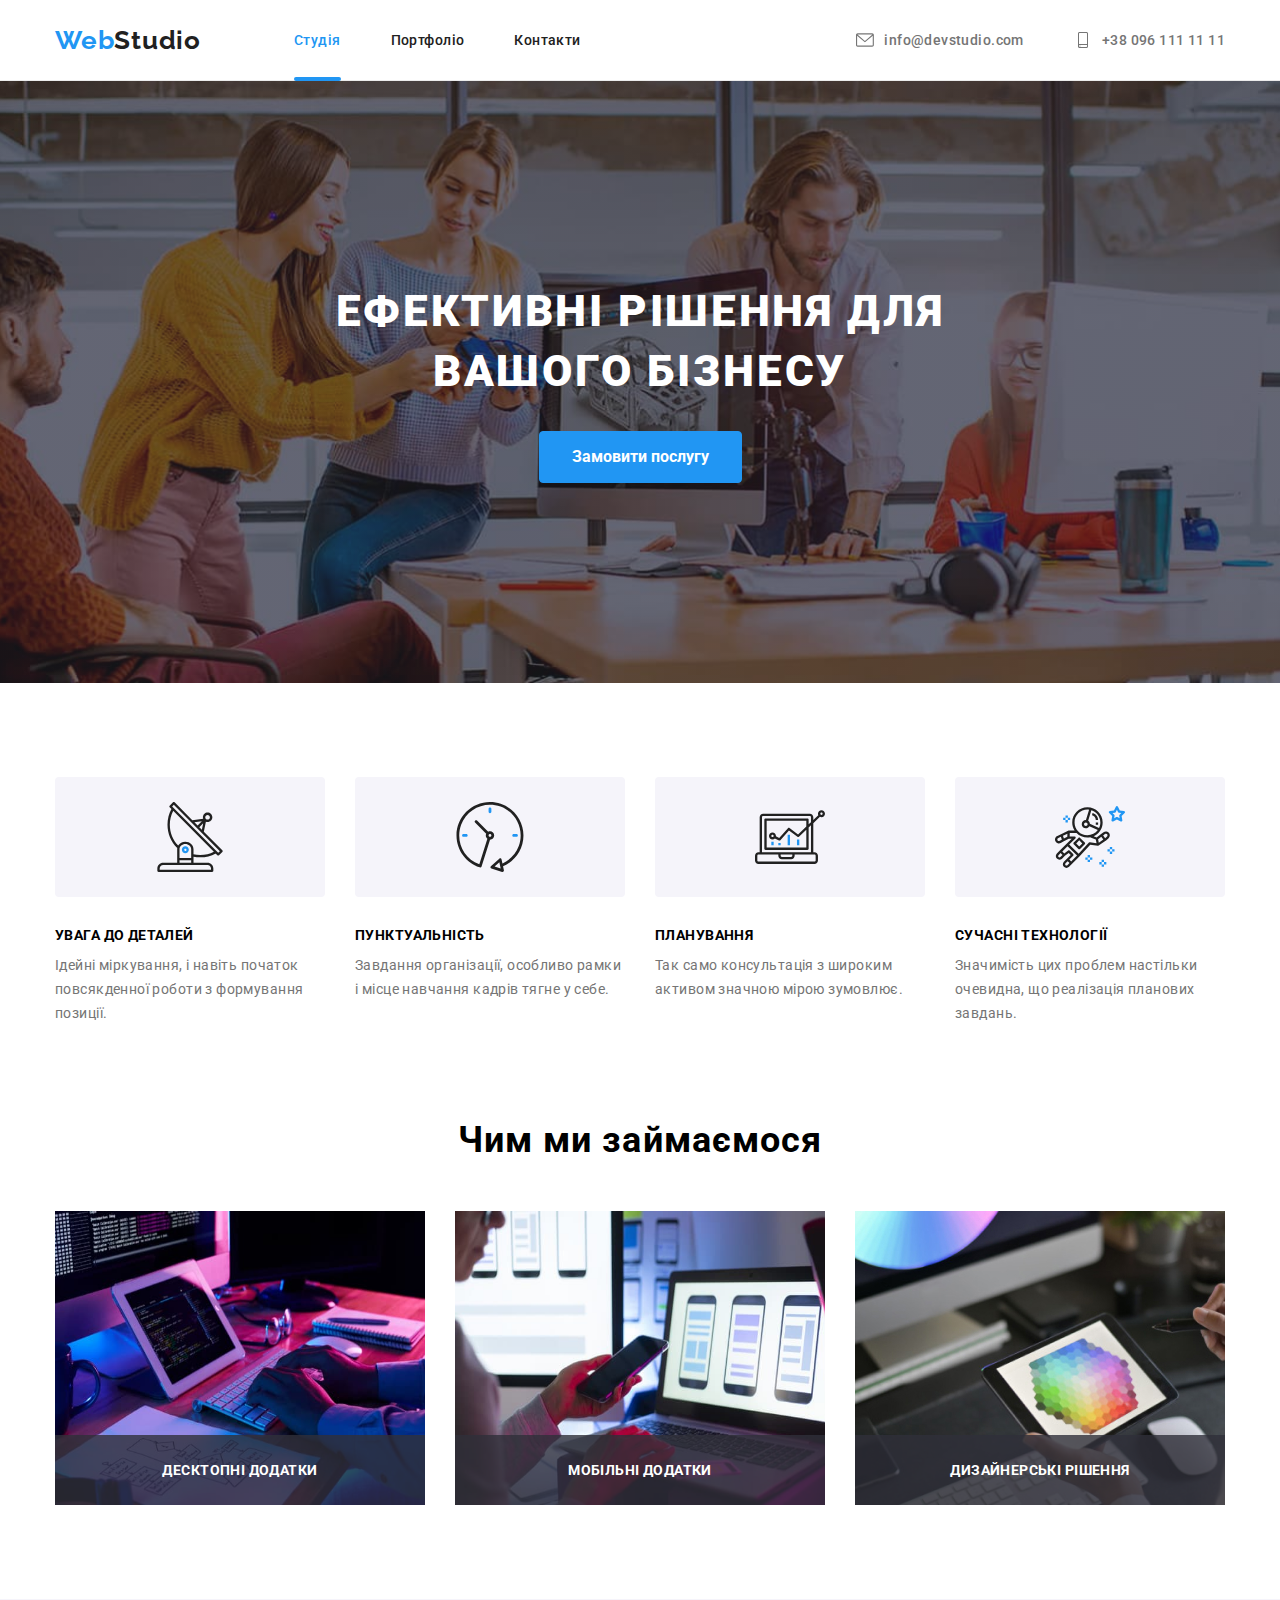
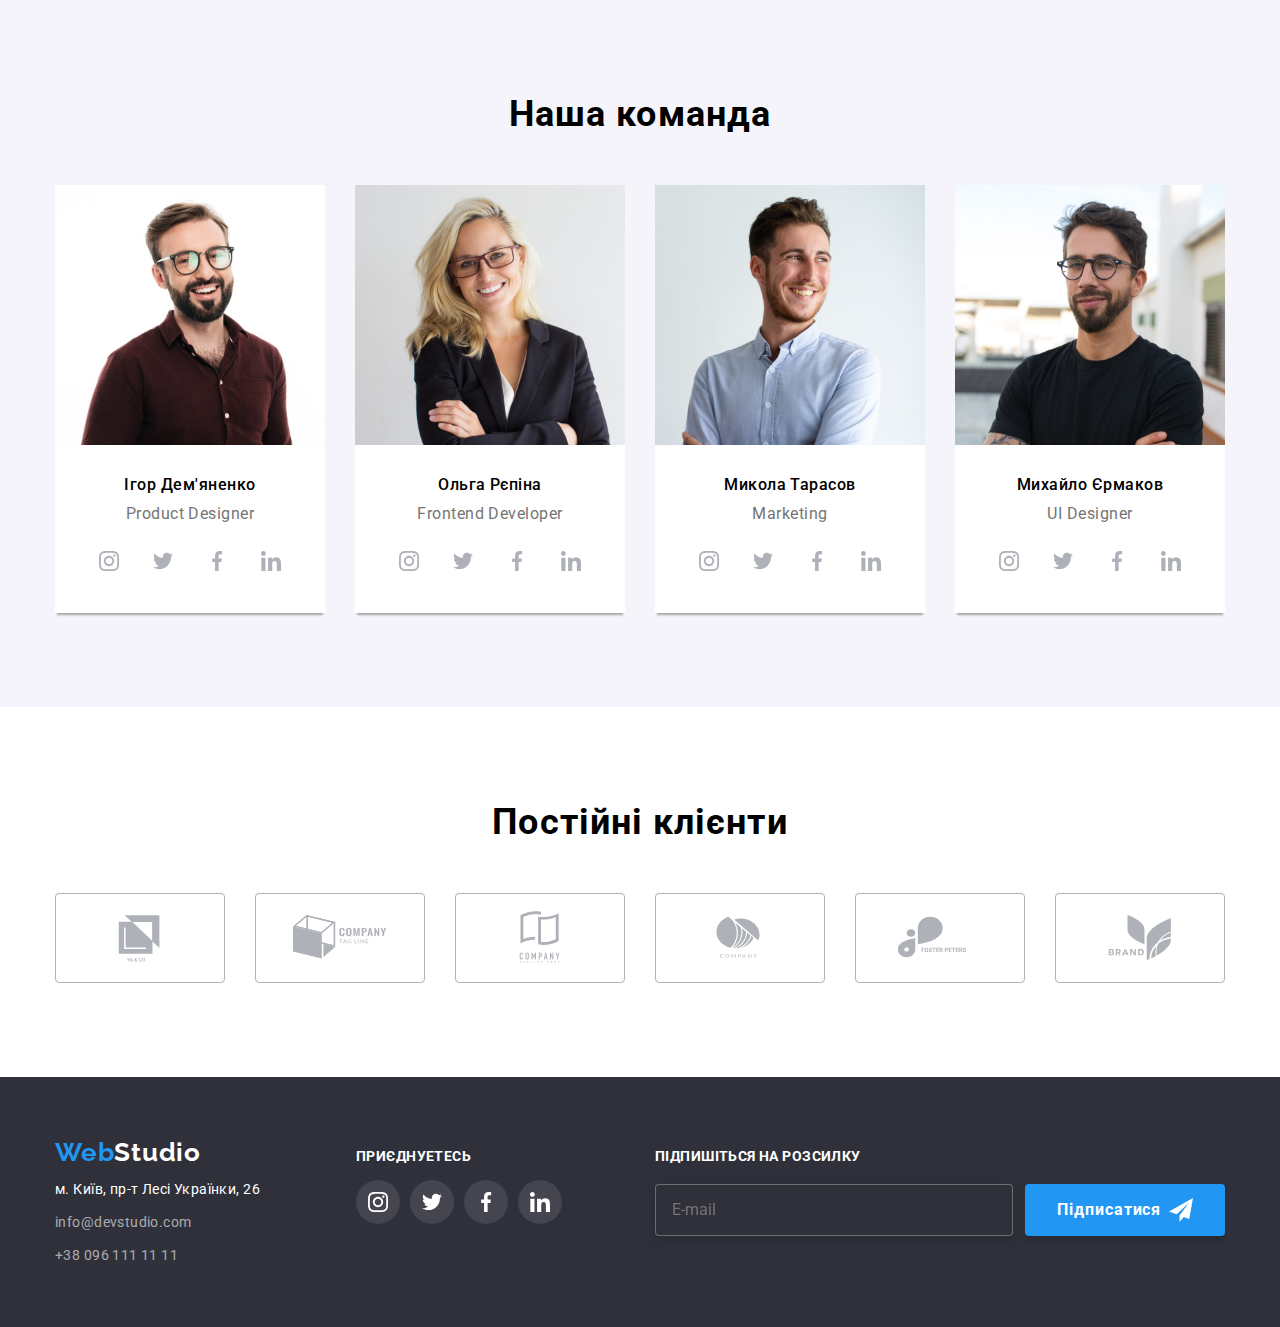
<file: index.html>
<!DOCTYPE html>
<html lang="uk">
<head>
    <meta charset="UTF-8">
    <meta http-equiv="X-UA-Compatible" content="IE=edge">
    <meta name="viewport" content="width=device-width, initial-scale=1.0">
    <title>Document</title>
    <link rel="preconnect" href="https://fonts.googleapis.com" />
    <link rel="preconnect" href="https://fonts.gstatic.com" crossorigin />
    <link
      href="https://fonts.googleapis.com/css2?family=Raleway:wght@700&family=Roboto:wght@400;500;700;900&display=swap"
      rel="stylesheet"
    />
    <link rel="stylesheet" href="./css/main.min.css">
</head>
<body>
    <header class="header">
        <div class="header__block container">
          <nav class="nav nav__block">
            <a class="logo header__block" href="./index.html"
              ><span class="logo__text">Web</span>Studio</a
            >
            <ul class="nav__list">
              <li class="nav__items">
                <a class="nav__link nav__link--current" href="./index.html">Студія</a>
              </li>
              <li class="nav__items">
                <a class="nav__link" href="./portfolio.html">Портфоліо</a>
              </li>
              <li class="nav__items">
                <a class="nav__link" href="./index.html">Контакти</a>
              </li>
            </ul>
          </nav>
    
          <ul class="contact">
            <li class="contact__items">
              <div class="contact__block">
                <a class="contact__link" href="mailto:info@devstudio.com"
                >
                <svg class="contact__icon">
                  <use href="./images/icons.svg#icon-envelope">
  
                  </use>
                </svg>
                info@devstudio.com</a
              >
            </div>
            </li>
              
            <li class="contact__items">
              <div class="contact__block">
              <a class="contact__link" href="tel:+380961111111"
                >
                
                  <svg class="contact__icon">
                    <use href="./images/icons.svg#icon-smartphone">
    
                    </use>
                  </svg>
                
                +38 096 111 11 11</a
              >
            </div>
            </li>
          
          </ul>
        </div>
        
    </header>
    <main class="main">
        <section class="hero section">
            <div class="container">
              <h1 class="hero__title">Ефективні рішення для вашого бізнесу</h1>
             
              <button class="hero__button" type="button" data-modal-open>Замовити послугу</button>
          
        </div>
        </section>
        <section class="features section">
            <div class="container">
              <h2 class="visually-hidden">Особливості</h2>
            <ul class="features__list">              
              <li class="features__items">
                <div class="features__block">
                  <svg class="features__icon">
                    <use href="./images/icons.svg#icon-antenna"></use>
                  </svg>  
                </div>
                <h3 class="features__title ">УВАГА ДО ДЕТАЛЕЙ</h3>
                <p class="features__text">
                  Ідейні міркування, і навіть початок повсякденної роботи з
                  формування позиції.
                </p>
              </li>
              <li class="features__items">
                <div class="features__block">
                  <svg class="features__icon">
                    <use href="./images/icons.svg#icon-clock"></use>
                  </svg> 
                </div>
                <h3 class="features__title">ПУНКТУАЛЬНІСТЬ</h3>
                <p class="features__text">
                  Завдання організації, особливо рамки і місце навчання кадрів тягне
                  у себе.
                </p>
              </li>
              <li class="features__items">
                <div class="features__block"><svg class="features__icon">
                  <use href="./images/icons.svg#icon-diagram"></use>
                </svg> 
              </div>
                <h3 class="features__title">ПЛАНУВАННЯ</h3>
                <p class="features__text">
                  Так само консультація з широким активом значною мірою зумовлює.
                </p>
              </li>
              <li class="features__items">
                <div class="features__block">
                    <svg class="features__icon">
                  <use href="./images/icons.svg#icon-astronaut"></use>
                </svg> 
              </div>
                <h3 class="features__title">СУЧАСНІ ТЕХНОЛОГІЇ</h3>
                <p class="features__text">
                  Значимість цих проблем настільки очевидна, що реалізація планових
                  завдань.
                </p>
              </li>
            </ul>
            </div>
        </section>
        <section class="work section">
            <div class="container">
            <h2 class="work__title">Чим ми займаємося</h2>
            <ul class="work__list">
              <li class="work__items">
                <img src="./images/1.jpg" alt="друкуєм" width="370" height="294" />
                <p class="work__lable work__lable--position">Десктопні додатки</p>
              </li>
              <li class="work__items">
                <img
                  src="./images/2.jpg"
                  alt="дивимось в телефон"
                  width="370"
                  height="294"
                />
                <p class="work__lable work__lable--position">Мобільні додатки</p>
              </li>
              <li class="work__items">
                <img
                  src="./images/3.jpg"
                  alt="вибираєм кольор"
                  width="370"
                  height="294"
                />
                <p class="work__lable work__lable--position">Дизайнерські рішення</p>
              </li>
            </ul>
            </div>
        </section>
        <section class="team__section">
            <div class="container">
            <h2 class="team__title">Наша команда</h2>
            <ul class="team__list">
              <li class="team__items">
                <img
                  class="team__image"
                  src="./images/igor.jpg"
                  alt="Ігор Дем'яненко"
                  width="270"
                  height="260"
                />
                <div class="wraper">
                  <h3 class="wraper__name">Ігор Дем'яненко</h3>
                  <p class="wraper__skills" lang="en">Product Designer</p>
                  <ul class="social">
                    <li class="social__items">
                      <a class="social__link" href="">
                      <svg class="social__icon"> 
                        <use href="./images/icons.svg#icon-instagram" >
  
                      </use>
                    </svg>
                    </a>
                    </li>
                    <li class="social__items">
                      <a class="social__link" href="">
                      <svg class="social__icon"> 
                        <use href="./images/icons.svg#icon-twiter" >
  
                      </use>
                    </svg>
                    </a>
                    </li>
                    <li class="social__items">
                      <a class="social__link" href="">
                      <svg class="social__icon"> 
                        <use href="./images/icons.svg#icon-facebock" >
  
                      </use>
                    </svg>
                    </a>
                    </li>
                    <li class="social__items">
                      <a class="social__link" href="">
                      <svg class="social__icon"> 
                        <use href="./images/icons.svg#icon-in" >
  
                      </use>
                    </svg>
                    </a>
                    </li>
                  </ul>
                </div>
              </li>
              <li class="team__items">
               <img
                  class="team__image"
                  src="./images/olga.jpg"
                  alt="Ольга Рєпіна"
                  width="270"
                  height="260"
                />
                <div class="wraper">
                  <h3 class="wraper__name">Ольга Рєпіна</h3>
                  <p class="wraper__skills" lang="en">Frontend Developer</p>
                  <ul class="social">
                    <li class="social__items">
                      <a class="social__link" href="">
                      <svg class="social__icon"> 
                        <use href="./images/icons.svg#icon-instagram" >
  
                      </use>
                    </svg>
                    </a>
                    </li>
                    <li class="social__items">
                      <a class="social__link" href="">
                      <svg class="social__icon"> 
                        <use href="./images/icons.svg#icon-twiter" >
  
                      </use>
                    </svg>
                    </a>
                    </li>
                    <li class="social__items">
                      <a class="social__link" href="">
                      <svg class="social__icon"> 
                        <use href="./images/icons.svg#icon-facebock" >
  
                      </use>
                    </svg>
                    </a>
                    </li>
                    <li class="social__items">
                      <a class="social__link" href="">
                      <svg class="social__icon"> 
                        <use href="./images/icons.svg#icon-in" >
  
                      </use>
                    </svg>
                    </a>
                    </li>
                  </ul>
                </div>
              </li>
    
              <li class="team__items">
                <img
                  class="team__image"
                  src="./images/mukola.jpg"
                  alt="Микола Тарасов"
                  width="270"
                  height="260"
                />
               <div class="wraper">
                <h3 class="wraper__name">Микола Тарасов</h3>
                <p class="wraper__skills" lang="en">Marketing</p>
                <ul class="social">
                  <li class="social__items">
                    <a class="social__link" href="">
                    <svg class="social__icon"> 
                      <use href="./images/icons.svg#icon-instagram" >
  
                    </use>
                  </svg>
                  </a>
                  </li>
                  <li class="social__items">
                    <a class="social__link" href="">
                    <svg class="social__icon"> 
                      <use href="./images/icons.svg#icon-twiter" >
  
                    </use>
                  </svg>
                  </a>
                  </li>
                  <li class="social__items">
                    <a class="social__link" href="">
                    <svg class="social__icon"> 
                      <use href="./images/icons.svg#icon-facebock" >
  
                    </use>
                  </svg>
                  </a>
                  </li>
                  <li class="social__items">
                    <a class="social__link" href="">
                    <svg class="social__icon"> 
                      <use href="./images/icons.svg#icon-in" >
  
                    </use>
                  </svg>
                  </a>
                  </li>
                </ul>
               </div>
              </li>
    
              <li class="team__items">
                <img
                  class="team__image"
                  src="./images/misha.jpg"
                  alt="Михайло Єрмаков"
                  width="270"
                  height="260"
                />
               <div class="wraper">
                <h3 class="wraper__name">Михайло Єрмаков</h3>
                <p class="wraper__skills" lang="en">UI Designer</p>
                <ul class="social">
                  <li class="social__items">
                    <a class="social__link" href="">
                    <svg class="social__icon"> 
                      <use href="./images/icons.svg#icon-instagram" >
  
                    </use>
                  </svg>
                  </a>
                  </li>
                  <li class="social__items">
                    <a class="social__link" href="">
                    <svg class="social__icon"> 
                      <use href="./images/icons.svg#icon-twiter">
  
                    </use>
                  </svg>
                  </a>
                  </li>
                  <li class="social__items">
                    <a class="social__link" href="">
                    <svg class="social__icon"> 
                      <use href="./images/icons.svg#icon-facebock">
  
                    </use>
                  </svg>
                  </a>
                  </li>
                  <li class="social__items">
                    <a class="social__link" href="">
                    <svg class="social__icon"> 
                      <use href="./images/icons.svg#icon-in">
  
                    </use>
                  </svg>
                  </a>
                  </li>
                </ul>
               </div>
              </li>
            </ul>
            </div>
        </section>
        <section class="client section">
            <div class="container">
              <h2 class="client__title">Постійні клієнти</h2>
              <ul class="client__list">
                <li class="client__items">
                 <a class="client__link" href=""> 
                  <svg class="client__icon">
                    <use href="./images/icons.svg#icon-logo"></use>
                  </svg></a>
                </li>
                <li class="client__items">
                 <a class="client__link" href=""> 
                  <svg class="client__icon">
                    <use href="./images/icons.svg#icon-logo1"></use>
                  </svg></a>
                </li>
                <li class="client__items">
                 <a class="client__link" href=""> 
                  <svg class="client__icon">
                    <use href="./images/icons.svg#icon-logo2" ></use>
                  </svg></a>
                </li>
                <li class="client__items">
                 <a class="client__link" href=""> 
                  <svg class="client__icon">
                    <use href="./images/icons.svg#icon-logo3"></use>
                  </svg></a>
                </li>
                <li class="client__items">
                  <a class="client__link" href="">
                    <svg class="client__icon">
                      <use href="./images/icons.svg#icon-logo4"></use>
                    </svg>
                  </a>
                </li>
                <li class="client__items">
                <a class="client__link" href="">  
                  <svg class="client__icon">
                    <use href="./images/icons.svg#icon-logo5" ></use>
                  </svg></a>
                </li>
              </ul>
            </div>
        </section>
    </main>
    <footer class="footer">
        <div class="footer__flex container">
          <div class="footer__block">
            <a class="logo logo__color" href="./index.html"
              ><span class="logo__text">Web</span>Studio</a
            >
            <address class="address">
              <ul class="adress__list">
                <li class="adress__items">
                  <a class="adress__link adress__link--color " href="#"> м. Київ, пр-т Лесі Українки, 26</a>
                </li>
                <li class="adress__items">
                  <a class="adress__link " href=" mailto:info@devstudio.com"
                    >info@devstudio.com</a
                  >
                </li>
                <li class="adress__items">
                  <a class="adress__link " href="tel:+380961111111"
                    >+38 096 111 11 11</a
                  >
                </li>
              
            </address>
          </div>
            <div class="social_block">
            </ul>
            <h2 class="social__title">Приєднуетесь</h2>
            <ul class="social__list">
              <li class="social__items">
                <a class="social__link social__link--color" href="">
                <svg class="social__icon"> 
                  <use href="./images/icons.svg#icon-instagram" width="44" height="44">
  
                </use>
              </svg>
              </a>
              </li>
              <li class="social__items">
                <a class="social__link social__link--color" href="">
                <svg class="social__icon"> 
                  <use href="./images/icons.svg#icon-twiter" width="44" height="44">
  
                </use>
              </svg>
              </a>
              </li>
              <li class="social__items">
                <a class="social__link social__link--color" href="">
                <svg class="social__icon"> 
                  <use href="./images/icons.svg#icon-facebock" width="44" height="44">
  
                </use>
              </svg>
              </a>
              </li>
              <li class="social__items">
                <a class="social__link social__link--color" href="">
                <svg class="social__icon"> 
                  <use href="./images/icons.svg#icon-in" width="44" height="44">
  
                </use>
              </svg>
              </a>
              </li>
            </ul>
            </div>
            <div class="subscription">
              <form class="subscription__form">
                <label class="subscription__lable" for="subscription__email">Підпишіться на розсилку</label>
               <div class="subscription__block">
                <input class="subscription__input" type="email" name="form-subscription" id="subscription__email" placeholder="E-mail">
                <button class="subscription__button" type="submit">
                  Підписатися
                <svg class="subscription__icon"><use href="./images/icons.svg#icon-send"></use></svg>
                </button>
               </div>
              </form>
            </div>
        </div>
    </footer>
    <div class="beack-drop is-hidden" data-modal >
        <div class="modal" >
          <button class="modal__button" type="button" data-modal-close>
            <svg class="modal__icon">
              <use href="./images/icons.svg#icon-close-modal"></use>
            </svg>
          </button>
          <div class="registration">
            <h2 class="registration__title">Залиште свої дані, ми вам передзвонимо</h2>
            <form name="form">
             <div class="form__block form__person">
              <label class="form__lable" for="person"><span class="form__text">Ім'я</span></label>
              <input class="form__input " type="text" id="person" name="form-registration">
              <svg class="form__icon form__icon--person">
                <use href="./images/icons.svg#icon-person">
              </use>
            </svg>
             </div>
  
             <div class="form__block form__tel">
              <label class="form__lable" for="tel"><span class="form__text">Телефон</span></label>
              <input class="form__input form__tel" type="tel" id="tel" name="form-registration">
              <svg class="form__icon form__icon--tel"> 
                <use href="./images/icons.svg#icon-phone">
              </use>
            </svg>
             </div>
  
            <div class="form__block form__email">
              <label class="form__lable" for="email"><span class="form__text">Пошта</span></label>
              <input class="form__input " type="email" id="email" name="form-registration">
              <svg class="form__icon form__icon--email">
                <use href="./images/icons.svg#icon-email">
              </use>
            </svg>
  
            </div>
  
            <div class=" form__block form__textarea--block">
              <label class="form__lable" for="comment"><span class="form__text">Коментар</span></label>
              <textarea class="form__textarea" name="form-registration" placeholder="Введіть текст" id="comment"></textarea>
            </div>
  
            <div class="form__block form__checkbox">
              
             
              <label class="checkbox" for="checkbox">
                
                
                <input class="checkbox__input visually-hidden " type="checkbox" id="checkbox" name="form-registration">
                <span class="checkbox__icon"></span>
                <span class="checkbox__text">Погоджуюся з розсилкою та приймаю <a class="checkbox__text checkbox__link" href="http://"> Умови договору</a></span>
                
              </label>
              
              
  
            </div class="form__block">
              <div class="send">
                <button class="send__button" type="submit">Відправити</button>
              </div>
            </form>
          </div>
          
        </div>
    </div>
    <script src="./js/modal.js"></script>
</body>
</html>
</file>
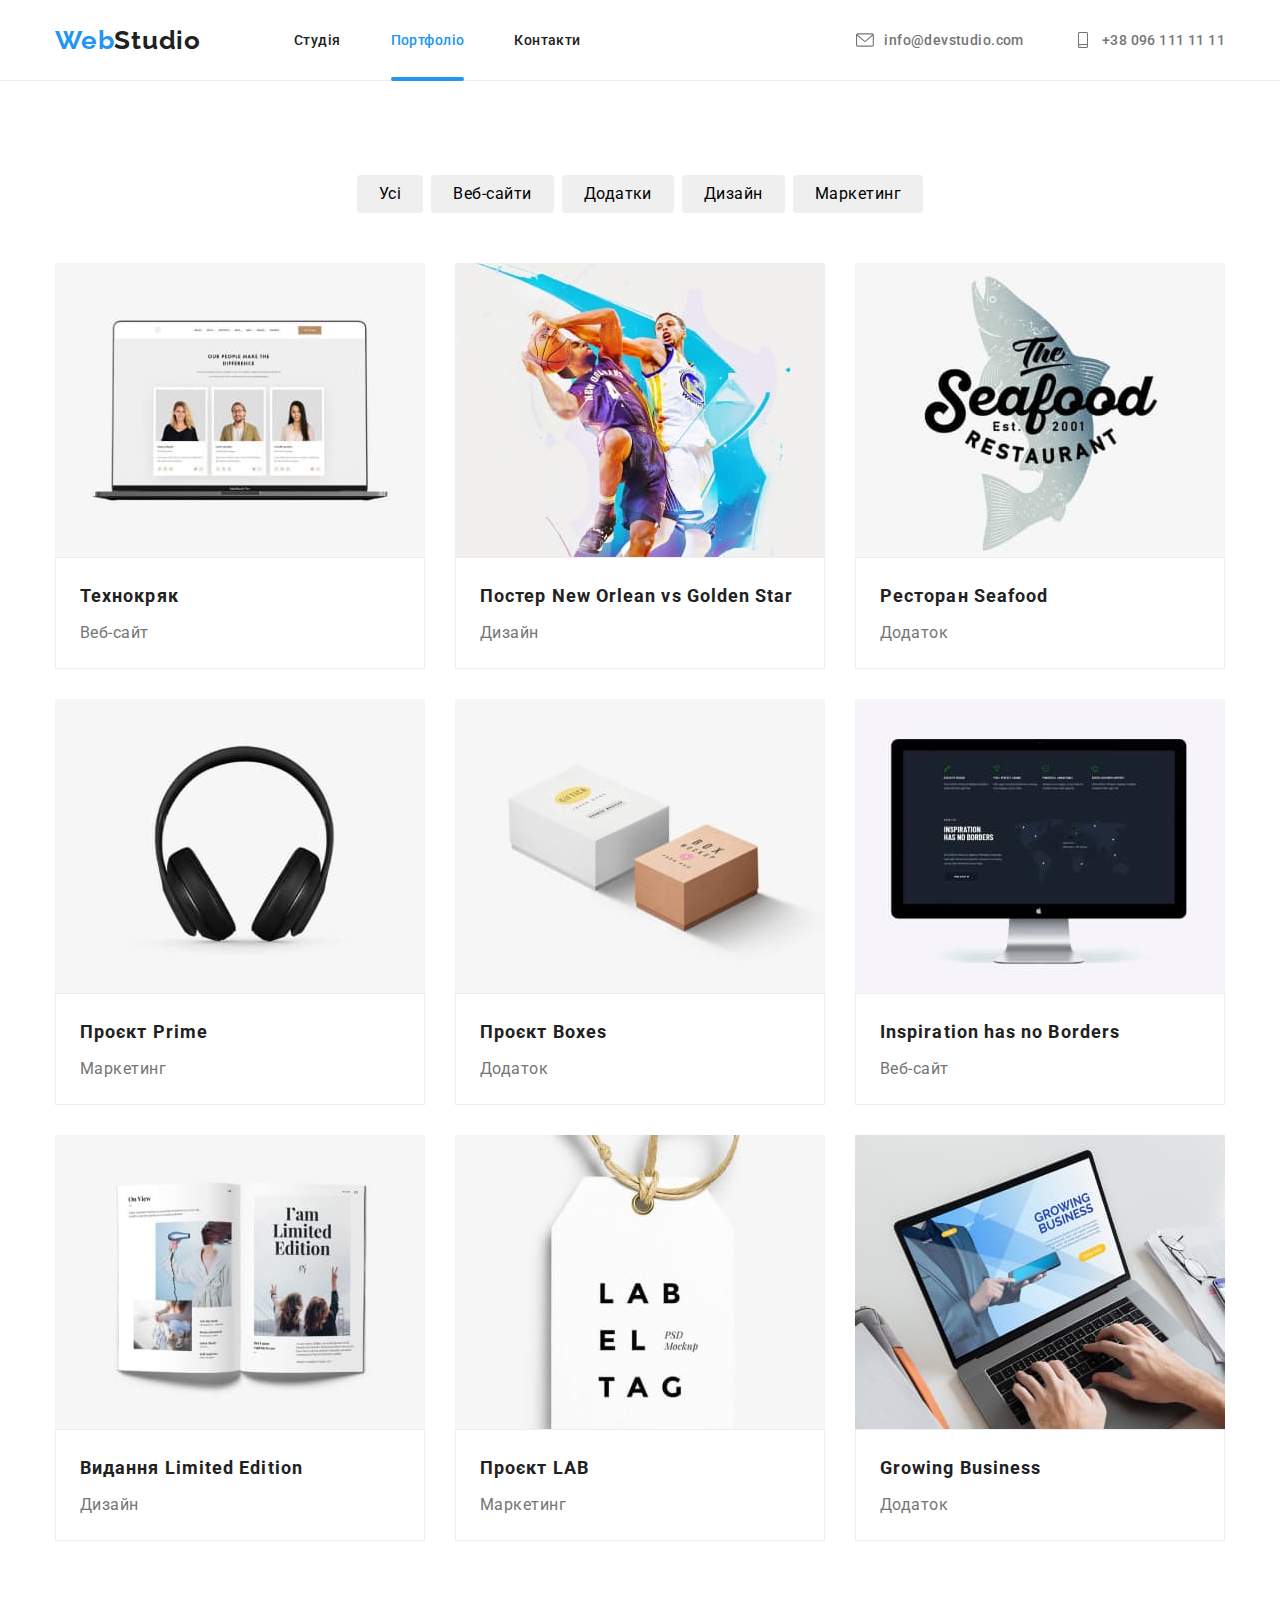
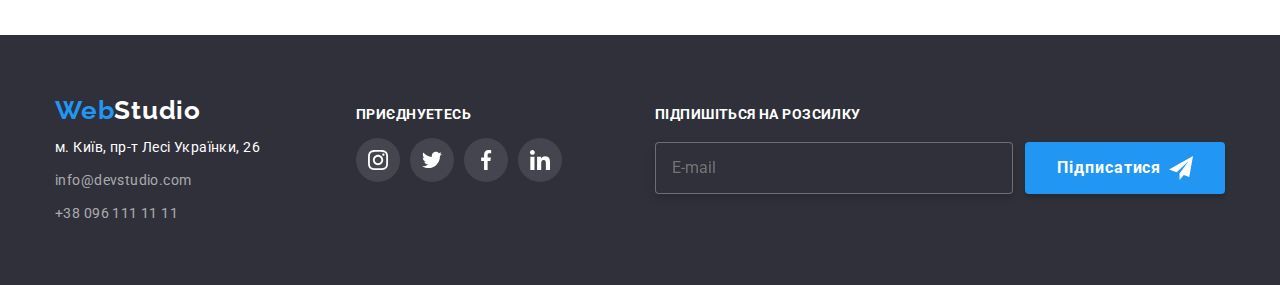
<file: portfolio.html>
<!DOCTYPE html>
<html lang="uk">
  <head>
    <meta charset="UTF-8">
    <meta http-equiv="X-UA-Compatible" content="IE=edge">
    <meta name="viewport" content="width=device-width, initial-scale=1.0">
    <title>Document</title>
    <link rel="preconnect" href="https://fonts.googleapis.com" />
    <link rel="preconnect" href="https://fonts.gstatic.com" crossorigin />
    <link
      href="https://fonts.googleapis.com/css2?family=Raleway:wght@700&family=Roboto:wght@400;500;700;900&display=swap"
      rel="stylesheet"
    />
    <link rel="stylesheet" href="./css/main.min.css">
</head>
<body>
  <header class="header">
    <div class="header__block container">
      <nav class="nav nav__block">
        <a class="logo header__block" href="./index.html"
          ><span class="logo__text">Web</span>Studio</a
        >
        <ul class="nav__list">
          <li class="nav__items">
            <a class="nav__link " href="./index.html">Студія</a>
          </li>
          <li class="nav__items">
            <a class="nav__link nav__link--current" href="./portfolio.html">Портфоліо</a>
          </li>
          <li class="nav__items">
            <a class="nav__link" href="./index.html">Контакти</a>
          </li>
        </ul>
      </nav>

      <ul class="contact">
        <li class="contact__items">
          <div class="contact__block">
            <a class="contact__link" href="mailto:info@devstudio.com"
            >
            <svg class="contact__icon">
              <use href="./images/icons.svg#icon-envelope">

              </use>
            </svg>
            info@devstudio.com</a
          >
        </div>
        </li>
          
        <li class="contact__items">
          <div class="contact__block">
          <a class="contact__link" href="tel:+380961111111"
            >
            
              <svg class="contact__icon">
                <use href="./images/icons.svg#icon-smartphone">

                </use>
              </svg>
            
            +38 096 111 11 11</a
          >
        </div>
        </li>
      
      </ul>
    </div>
    
</header>
    <main>
        <section class="section">
          <div class="container">
          <h1 class="visually-hidden">Portfolio</h1>
          <ul class="filters">
            <li class="filters__items">
              <button class="filters__button" type="button">Усі</button>
            </li>
            <li class="filters__items">
              <button class="filters__button" type="button">Веб-сайти</button>
            </li>
            <li class="filters__items">
              <button class="filters__button" type="button">Додатки</button>
            </li>
            <li class="filters__items">
              <button class="filters__button" type="button">Дизайн</button>
            </li>
            <li class="filters__items">
              <button class="filters__button" type="button">Маркетинг</button>
            </li>
          </ul>
          <ul class="portfolio">
            <li class="portfolio__items">
              <div class="portfolio__modal">
                <div class="overlay">
                  <p class="overlay__text">Ресурс пропонує комплексні пропозиції з різним рівнем функціоналу та сервісів. Все це дозволить відвідувачу отримати вичерпні відомості про компанію чи приватну особу.</p>
                </div>
                <img
                class="portfolio__img"
                src="./images/images-portfolio/img.jpg"
                alt="навушники"
                width="370"
                height="294"
              />
  
               </div>
              <div class="description">
                <h2 class="description__title">Технокряк</h2>
                <p class="description__text">Веб-сайт</p>
              </div>
            </li>
            <li class="portfolio__items">
              <div class="portfolio__modal">
                <img
                class="portfolio__img"
                src="./images/images-portfolio/img2.jpg"
                alt="навушники"
                width="370"
                height="294"
              />
              <div class="overlay">
                <p class="overlay__text">Ресурс пропонує комплексні пропозиції з різним рівнем функціоналу та сервісів. Все це дозволить відвідувачу отримати вичерпні відомості про компанію чи приватну особу.</p>
              </div>
               </div>
             <div class="description">
              <h2 class="description__title">
                Постер <span lang="en">New Orlean vs Golden Star</span>
              </h2>
              <p class="description__text">Дизайн</p>
             </div>
            </li>
            <li class="portfolio__items">
              <div class="portfolio__modal">
                <img
                class="portfolio__img"
                src="./images/images-portfolio/img3.jpg"
                alt="навушники"
                width="370"
                height="294"
              />
              <div class="overlay">
                <p class="overlay__text">Ресурс пропонує комплексні пропозиції з різним рівнем функціоналу та сервісів. Все це дозволить відвідувачу отримати вичерпні відомості про компанію чи приватну особу.</p>
              </div>
               </div>
             <div class="description">
              <h2 class="description__title">Ресторан Seafood</h2>
              <p class="description__text">Додаток</p>
             </div>
            </li>
            <li class="portfolio__items">
             <div class="portfolio__modal">
              <img class="portfolio__img"
              src="./images/images-portfolio/img4.jpg"
              alt="навушники"
              width="370"
              height="294"
            />
            <div class="overlay">
              <p class="overlay__text">Ресурс пропонує комплексні пропозиції з різним рівнем функціоналу та сервісів. Все це дозволить відвідувачу отримати вичерпні відомості про компанію чи приватну особу.</p>
            </div>
             </div>
              <div class="description">
                <h2 class="description__title">Проєкт Prime</h2>
              <p class="description__text">Маркетинг</p>
              </div>
            </li>
            <li class="portfolio__items">
            <div class="portfolio__modal">
              <img class="portfolio__img"
              src="./images/images-portfolio/img5.jpg"
              alt="дві коробки"
              width="370"
              height="294"
            />
            <div class="overlay">
              <p class="overlay__text">Ресурс пропонує комплексні пропозиції з різним рівнем функціоналу та сервісів. Все це дозволить відвідувачу отримати вичерпні відомості про компанію чи приватну особу.</p>
            </div>
            </div>
             <div class="description">
              <h2 class="description__title">Проєкт <span lang="en">Boxes</span></h2>
              <p class="description__text">Додаток</p>
             </div>
            </li>
            <li class="portfolio__items">
              <div class="portfolio__modal">
                <img
                class="portfolio__img"
                src="./images/images-portfolio/img6.jpg"
                width="370"
                height="294"
              />
              <div class="overlay">
                <p class="overlay__text">Ресурс пропонує комплексні пропозиції з різним рівнем функціоналу та сервісів. Все це дозволить відвідувачу отримати вичерпні відомості про компанію чи приватну особу.</p>
              </div>
               </div>
              <div class="description">
                <h2 class="description__title" lang="en">
                  Inspiration has no Borders 
                </h2>
                <p class="description__text">Веб-сайт</p>
              </div>
            </li>
            <li class="portfolio__items">
              <div class="portfolio__modal">
                <img
                class="portfolio__img"
                src="./images/images-portfolio/img7.jpg"
                alt="навушники"
                width="370"
                height="294"
              />
              <div class="overlay">
                <p class="overlay__text">Ресурс пропонує комплексні пропозиції з різним рівнем функціоналу та сервісів. Все це дозволить відвідувачу отримати вичерпні відомості про компанію чи приватну особу.</p>
              </div>
               </div>
              <div class="description">
                <h2 class="description__title">
                  Видання <span lang="en">Limited Edition</span>
                </h2>
                <p class="description__text">Дизайн</p>
              </div>
            </li>
            <li class="portfolio__items">
              <div class="portfolio__modal">
                <img
                class="portfolio__img"
                src="./images/images-portfolio/img8.jpg"
                alt="навушники"
                width="370"
                height="294"
              />
              <div class="overlay">
                <p class="overlay__text">Ресурс пропонує комплексні пропозиції з різним рівнем функціоналу та сервісів. Все це дозволить відвідувачу отримати вичерпні відомості про компанію чи приватну особу.</p>
              </div>
               </div>
              <div class="description">
                <h2 class="description__title">Проєкт <span lang="en">LAB</span></h2>
              <p class="description__text">Маркетинг</p>
              </div>
            </li>
            <li class="portfolio__items">
              <div class="portfolio__modal">
                <img
                class="portfolio__img"
                src="./images/images-portfolio/img9.jpg"
                alt="навушники"
                width="370"
                height="294"
              />
              <div class="overlay">
                <p class="overlay__text">Ресурс пропонує комплексні пропозиції з різним рівнем функціоналу та сервісів. Все це дозволить відвідувачу отримати вичерпні відомості про компанію чи приватну особу.</p>
              </div>
               </div>
              <div class="description">
                <h2 class="description__title" lang="en">Growing Business</h2>
              <p class="description__text">Додаток</p>
            </div>
          </li>
        </ul>
      </div>
        </section>
    </main>
    <footer class="footer">
      <div class="footer__flex container">
        <div class="footer__block">
          <a class="logo logo__color" href="./index.html"
            ><span class="logo__text">Web</span>Studio</a
          >
          <address class="address">
            <ul class="adress__list">
              <li class="adress__items">
                <a class="adress__link adress__link--color " href="#"> м. Київ, пр-т Лесі Українки, 26</a>
              </li>
              <li class="adress__items">
                <a class="adress__link " href=" mailto:info@devstudio.com"
                  >info@devstudio.com</a
                >
              </li>
              <li class="adress__items">
                <a class="adress__link " href="tel:+380961111111"
                  >+38 096 111 11 11</a
                >
              </li>
            
          </address>
        </div>
          <div class="social_block">
          </ul>
          <h2 class="social__title">Приєднуетесь</h2>
          <ul class="social__list">
            <li class="social__items">
              <a class="social__link social__link--color" href="">
              <svg class="social__icon"> 
                <use href="./images/icons.svg#icon-instagram" width="44" height="44">

              </use>
            </svg>
            </a>
            </li>
            <li class="social__items">
              <a class="social__link social__link--color" href="">
              <svg class="social__icon"> 
                <use href="./images/icons.svg#icon-twiter" width="44" height="44">

              </use>
            </svg>
            </a>
            </li>
            <li class="social__items">
              <a class="social__link social__link--color" href="">
              <svg class="social__icon"> 
                <use href="./images/icons.svg#icon-facebock" width="44" height="44">

              </use>
            </svg>
            </a>
            </li>
            <li class="social__items">
              <a class="social__link social__link--color" href="">
              <svg class="social__icon"> 
                <use href="./images/icons.svg#icon-in" width="44" height="44">

              </use>
            </svg>
            </a>
            </li>
          </ul>
          </div>
          <div class="subscription">
            <form class="subscription__form">
              <label class="subscription__lable" for="subscription__email">Підпишіться на розсилку</label>
             <div class="subscription__block">
              <input class="subscription__input" type="email" name="form-subscription" id="subscription__email" placeholder="E-mail">
              <button class="subscription__button" type="submit">
                Підписатися
              <svg class="subscription__icon"><use href="./images/icons.svg#icon-send"></use></svg>
              </button>
             </div>
            </form>
          </div>
      </div>
  </footer>
</body>
</html>
</file>
<file: css/main.min.css>
/*! modern-normalize v1.1.0 | MIT License | https://github.com/sindresorhus/modern-normalize */*,::before,::after{-webkit-box-sizing:border-box;box-sizing:border-box}html{line-height:1.15;-webkit-text-size-adjust:100%;-moz-tab-size:4;-o-tab-size:4;tab-size:4}body{margin:0;font-family:system-ui,"Segoe UI",Roboto,Helvetica,Arial,sans-serif,"Apple Color Emoji","Segoe UI Emoji"}hr{height:0;color:inherit}abbr[title]{-webkit-text-decoration:underline dotted;text-decoration:underline dotted}b,strong{font-weight:bolder}code,kbd,samp,pre{font-family:ui-monospace,SFMono-Regular,Consolas,"Liberation Mono",Menlo,monospace;font-size:1em}small{font-size:80%}sub,sup{font-size:75%;line-height:0;position:relative;vertical-align:baseline}sub{bottom:-0.25em}sup{top:-0.5em}table{text-indent:0;border-color:inherit}button,input,optgroup,select,textarea{font-family:inherit;font-size:100%;line-height:1.15;margin:0}button,select{text-transform:none}button,[type=button],[type=reset],[type=submit]{-webkit-appearance:button}::-moz-focus-inner{border-style:none;padding:0}:-moz-focusring{outline:1px dotted ButtonText}:-moz-ui-invalid{box-shadow:none}legend{padding:0}progress{vertical-align:baseline}::-webkit-inner-spin-button,::-webkit-outer-spin-button{height:auto}[type=search]{-webkit-appearance:textfield;outline-offset:-2px}::-webkit-search-decoration{-webkit-appearance:none}::-webkit-file-upload-button{-webkit-appearance:button;font:inherit}summary{display:list-item}.visually-hidden{position:absolute;width:1px;height:1px;margin:-1px;border:0;padding:0;white-space:nowrap;-webkit-clip-path:inset(100%);clip-path:inset(100%);clip:rect(0 0 0 0);overflow:hidden}.section{padding:94px 0}.container{width:1200px;margin:0 auto;padding:0 15px}*{margin:0;padding:0;-webkit-box-sizing:border-box;box-sizing:border-box}a{text-decoration:none;color:#212121}li{list-style:none}img{display:block}body{font-family:"Roboto",sans-serif;font-size:14px}.logo{font-family:"Raleway",sans-serif;color:#212121;font-weight:700;font-size:26px;line-height:1.1923076923;letter-spacing:.03em;margin-right:93px;padding-top:24px;padding-bottom:24px}.logo__color{color:#fff}.logo__text{color:#2196f3}.nav__block{display:-webkit-box;display:-ms-flexbox;display:flex;-webkit-box-align:center;-ms-flex-align:center;align-items:center}.nav__list,.contact{display:-webkit-box;display:-ms-flexbox;display:flex;-webkit-box-align:center;-ms-flex-align:center;align-items:center;margin-left:auto}.nav__items,.contact__items{margin-right:50px}.nav__items:last-child,.contact__items:last-child{margin-right:0}.nav__link{position:relative;font-weight:500;line-height:1.1428571429;letter-spacing:.03em;padding:32px 0;display:block;-webkit-transition:color 250ms cubic-bezier(0.4, 0, 0.2, 1);transition:color 250ms cubic-bezier(0.4, 0, 0.2, 1)}.nav__link:hover,.nav__link:focus{color:#2196f3}.nav__link--current{color:#2196f3}.nav__link--current::after{content:"";position:absolute;bottom:-1px;left:0;width:100%;height:4px;background-color:#2196f3;border-radius:4px}.contact__link{color:#757575;font-weight:500;line-height:1.1428571429;letter-spacing:.03em;padding:32px 0;display:-webkit-box;display:-ms-flexbox;display:flex;-webkit-box-align:center;-ms-flex-align:center;align-items:center;-webkit-transition:color 250ms cubic-bezier(0.4, 0, 0.2, 1);transition:color 250ms cubic-bezier(0.4, 0, 0.2, 1)}.contact__link:hover,.contact__link:focus{color:#2196f3}.contact__icon{width:18px;height:16px;margin-right:10px;fill:currentColor}.social{display:-webkit-box;display:-ms-flexbox;display:flex;-webkit-box-pack:center;-ms-flex-pack:center;justify-content:center;-webkit-box-align:center;-ms-flex-align:center;align-items:center;margin-top:16px}.social__items:not(:last-child){margin-right:10px}.social__link{fill:#afb1b8;display:-webkit-box;display:-ms-flexbox;display:flex;-webkit-box-pack:center;-ms-flex-pack:center;justify-content:center;width:100%;height:100%;border-radius:50%;-webkit-transition:background-color 250ms cubic-bezier(0.4, 0, 0.2, 1),fill 250ms cubic-bezier(0.4, 0, 0.2, 1);transition:background-color 250ms cubic-bezier(0.4, 0, 0.2, 1),fill 250ms cubic-bezier(0.4, 0, 0.2, 1)}.social__link:hover,.social__link:focus{background-color:#2196f3;fill:#fff}.social__link--color{display:-webkit-box;display:-ms-flexbox;display:flex;-webkit-box-pack:center;-ms-flex-pack:center;justify-content:center;fill:#fff;background-color:rgba(255,255,255,.1);border-radius:50%}.social__icon{width:44px;height:44px}.subscription{position:relative;width:570px;margin-left:93px}.subscription__lable{color:#fff;font-size:14px;font-weight:700;line-height:1.1428571429;letter-spacing:.03em;text-transform:uppercase}.subscription__block{display:-webkit-inline-box;display:-ms-inline-flexbox;display:inline-flex;margin-top:20px}.subscription__input{width:358px;margin-right:12px;padding:15px 16px;background-color:#2f303a;color:rgba(255,255,255,.6);border:1px solid rgba(255,255,255,.3);-webkit-filter:drop-shadow(0px 4px 4px rgba(0, 0, 0, 0.15));filter:drop-shadow(0px 4px 4px rgba(0, 0, 0, 0.15));border-radius:4px;font-family:inherit;font-size:16px;line-height:1.25;-webkit-transition:outline 250ms cubic-bezier(0.4, 0, 0.2, 1);transition:outline 250ms cubic-bezier(0.4, 0, 0.2, 1)}.subscription__input:focus{outline:1px solid #2196f3;color:#fff}.subscription__button{display:-webkit-box;display:-ms-flexbox;display:flex;-ms-flex-pack:distribute;justify-content:space-around;-webkit-box-align:center;-ms-flex-align:center;align-items:center;width:200px;background:#2196f3;-webkit-box-shadow:0px 4px 4px rgba(0,0,0,.15);box-shadow:0px 4px 4px rgba(0,0,0,.15);border-radius:4px;border:none;cursor:pointer;padding:10px 28px;font-family:inherit;font-style:normal;font-weight:700;font-size:16px;line-height:1.875;letter-spacing:.06em;color:#fff}.subscription__icon{width:24px;height:24px;fill:#fff}.beack-drop{position:fixed;top:0;left:0;width:100%;height:100%;background-color:rgba(0,0,0,.1019607843);opacity:1;-webkit-transition:opacity 250ms cubic-bezier(0.4, 0, 0.2, 1),visibility 250ms cubic-bezier(0.4, 0, 0.2, 1);transition:opacity 250ms cubic-bezier(0.4, 0, 0.2, 1),visibility 250ms cubic-bezier(0.4, 0, 0.2, 1)}.beack-drop.is-hidden{opacity:0;visibility:hidden}.beack-drop.is-hidden .modal{-webkit-transform:translate(-50%, -50%) scale(0.9);transform:translate(-50%, -50%) scale(0.9)}.modal{position:absolute;top:50%;left:50%;padding:40px;-webkit-transform:translate(-50%, -50%) scale(1);transform:translate(-50%, -50%) scale(1);-webkit-transition:-webkit-transform 250ms cubic-bezier(0.4, 0, 0.2, 1);transition:-webkit-transform 250ms cubic-bezier(0.4, 0, 0.2, 1);transition:transform 250ms cubic-bezier(0.4, 0, 0.2, 1);transition:transform 250ms cubic-bezier(0.4, 0, 0.2, 1), -webkit-transform 250ms cubic-bezier(0.4, 0, 0.2, 1);width:558px;background-color:#fff;-webkit-box-shadow:0px 1px 3px rgba(0,0,0,.12),0px 1px 1px rgba(0,0,0,.14),0px 2px 1px rgba(0,0,0,.2);box-shadow:0px 1px 3px rgba(0,0,0,.12),0px 1px 1px rgba(0,0,0,.14),0px 2px 1px rgba(0,0,0,.2)}.modal__button{position:absolute;top:8px;right:8px;width:30px;height:30px;display:-webkit-box;display:-ms-flexbox;display:flex;-webkit-box-pack:center;-ms-flex-pack:center;justify-content:center;-webkit-box-align:center;-ms-flex-align:center;align-items:center;cursor:pointer;border-color:rgba(0,0,0,.0392156863);border-radius:50%;background-color:#fff;-webkit-transition:color 250ms cubic-bezier(0.4, 0, 0.2, 1);transition:color 250ms cubic-bezier(0.4, 0, 0.2, 1)}.modal__button:hover{fill:#2196f3}.modal__icon{width:18px;height:18px}.registration__title{margin-bottom:12px;font-family:inherit;font-size:20px;line-height:1.15;text-align:center;letter-spacing:.03em}.form__block{margin-bottom:10px}.form__input{position:relative;width:100%;height:40px;border:1px solid rgba(33,33,33,.2);border-radius:4px;padding-top:5px;padding-bottom:5px;padding-left:40px;margin-top:4px;-webkit-transition:outline-color 250ms cubic-bezier(0.4, 0, 0.2, 1);transition:outline-color 250ms cubic-bezier(0.4, 0, 0.2, 1)}.form__input:focus{outline-color:#2196f3}.form__input:focus+.form__icon{fill:#2196f3}.form__icon{width:18px;height:18px;-webkit-transition:fill 250ms cubic-bezier(0.4, 0, 0.2, 1);transition:fill 250ms cubic-bezier(0.4, 0, 0.2, 1)}.form__person,.form__tel,.form__email{position:relative}.form__icon--person,.form__icon--tel,.form__icon--email{position:absolute;top:75%;left:14px;-webkit-transform:translateY(-75%);transform:translateY(-75%)}.form__textarea--block{margin-bottom:20px}.form__text{font-weight:400;font-size:12px;line-height:1.1666666667;letter-spacing:.01em;color:#757575}.form__textarea{display:block;width:100%;height:120px;border:1px solid rgba(33,33,33,.2);border-radius:4px;resize:none;margin-top:4px;padding:12px 16px;-webkit-transition:outline-color 250ms cubic-bezier(0.4, 0, 0.2, 1);transition:outline-color 250ms cubic-bezier(0.4, 0, 0.2, 1)}.form__textarea:focus{outline-color:#2196f3}.form__checkbox{display:-webkit-box;display:-ms-flexbox;display:flex;-webkit-box-pack:center;-ms-flex-pack:center;justify-content:center;margin-bottom:30px}.checkbox{display:-webkit-box;display:-ms-flexbox;display:flex;-webkit-box-align:center;-ms-flex-align:center;align-items:center;cursor:pointer}.checkbox__input:checked+.checkbox__icon{background-image:url(../images/icon-check.svg);background-size:contain;background-color:#2196f3;border-color:#2196f3;background-origin:border-box}.checkbox__icon{display:inline-block;width:16px;height:15px;border:2px solid #212121;border-radius:2px;-webkit-transition:background-color 250ms cubic-bezier(0.4, 0, 0.2, 1),border-color 250ms cubic-bezier(0.4, 0, 0.2, 1);transition:background-color 250ms cubic-bezier(0.4, 0, 0.2, 1),border-color 250ms cubic-bezier(0.4, 0, 0.2, 1)}.checkbox__icon+.checkbox__text{padding-left:7px}.checkbox__text{font-family:inherit;font-style:normal;font-weight:400;font-size:14px;line-height:1.7142857143;letter-spacing:.03em;color:#757575}.checkbox__link{color:#2196f3;text-decoration:underline}.send{display:-webkit-box;display:-ms-flexbox;display:flex;-webkit-box-pack:center;-ms-flex-pack:center;justify-content:center;-webkit-box-align:center;-ms-flex-align:center;align-items:center}.send__button{padding:10px 52px;background-color:#2196f3;color:#fff;cursor:pointer;border:none;border-radius:4px;-webkit-box-sizing:border-box;box-sizing:border-box;-webkit-box-shadow:0px 1px 3px rgba(0,0,0,.12),0px 1px 1px rgba(0,0,0,.14),0px 2px 1px rgba(0,0,0,.2);box-shadow:0px 1px 3px rgba(0,0,0,.12),0px 1px 1px rgba(0,0,0,.14),0px 2px 1px rgba(0,0,0,.2);font-family:inherit;font-weight:700;font-size:16px;line-height:1.875;letter-spacing:.06em}.filters{display:-webkit-box;display:-ms-flexbox;display:flex;-webkit-box-pack:center;-ms-flex-pack:center;justify-content:center;margin-bottom:50px}.filters__items:not(:first-child){margin-left:8px}.filters__button{cursor:pointer;letter-spacing:.03em;font-size:16px;line-height:1.625;padding:6px 22px;border:1px solid #f5f4fa;border-radius:4px;border:none;-webkit-transition:background-color 250ms cubic-bezier(0.4, 0, 0.2, 1),color 250ms cubic-bezier(0.4, 0, 0.2, 1),-webkit-box-shadow 250ms cubic-bezier(0.4, 0, 0.2, 1);transition:background-color 250ms cubic-bezier(0.4, 0, 0.2, 1),color 250ms cubic-bezier(0.4, 0, 0.2, 1),-webkit-box-shadow 250ms cubic-bezier(0.4, 0, 0.2, 1);transition:background-color 250ms cubic-bezier(0.4, 0, 0.2, 1),color 250ms cubic-bezier(0.4, 0, 0.2, 1),box-shadow 250ms cubic-bezier(0.4, 0, 0.2, 1);transition:background-color 250ms cubic-bezier(0.4, 0, 0.2, 1),color 250ms cubic-bezier(0.4, 0, 0.2, 1),box-shadow 250ms cubic-bezier(0.4, 0, 0.2, 1),-webkit-box-shadow 250ms cubic-bezier(0.4, 0, 0.2, 1)}.filters__button:hover,.filters__button:focus{background-color:#2196f3;color:#fff;-webkit-box-shadow:0px 3px 1px rgba(0,0,0,.1),0px 1px 2px rgba(0,0,0,.08),0px 2px 2px rgba(0,0,0,.12);box-shadow:0px 3px 1px rgba(0,0,0,.1),0px 1px 2px rgba(0,0,0,.08),0px 2px 2px rgba(0,0,0,.12)}.header{border-bottom:1px solid #ececec}.header__block{display:-webkit-box;display:-ms-flexbox;display:flex;-webkit-box-align:center;-ms-flex-align:center;align-items:center}.hero{text-align:center;background-color:#2f303a;background-image:-webkit-gradient(linear, left bottom, left top, color-stop(100%, rgba(47, 48, 58, 0.4)), to(rgba(47, 48, 58, 0.4))),url(../images/hero-img.jpg);background-image:linear-gradient(to top, rgba(47, 48, 58, 0.4) 100%, rgba(47, 48, 58, 0.4) 100%),url(../images/hero-img.jpg);background-repeat:no-repeat;background-size:cover;background-position:center;padding:200px 0;max-width:1600px;margin:0 auto}.hero__title{font-weight:900;font-size:44px;line-height:1.3636363636;letter-spacing:.06em;text-transform:uppercase;color:#fff;margin-bottom:30px;width:700px;margin:0 auto}.hero__button{background-color:#2196f3;color:#fff;margin-top:30px;font-weight:700;font-size:16px;line-height:1.875;cursor:pointer;padding:10px 32px;border:1px solid #2196f3;border-radius:4px}.features{padding-bottom:0}.features__list{display:-webkit-box;display:-ms-flexbox;display:flex}.features__list>.features__items:not(:first-child){margin-left:30px}.features__items{width:270px}.features__block{width:270px;height:120px;display:-webkit-box;display:-ms-flexbox;display:flex;-webkit-box-pack:center;-ms-flex-pack:center;justify-content:center;-webkit-box-align:center;-ms-flex-align:center;align-items:center;background-color:#f5f4fa;border-radius:4px;margin-bottom:30px}.features__icon{width:70px;height:70px}.features__title{font-size:14px;line-height:1.1428571429;letter-spacing:.03em;text-transform:uppercase;margin-bottom:10px}.features__text{line-height:1.7142857143;letter-spacing:.03em;color:#757575}.work__title{margin-bottom:50px;font-size:36px;line-height:1.1666666667;letter-spacing:.03em;text-align:center}.work__list{display:-webkit-box;display:-ms-flexbox;display:flex}.work__items{position:relative}.work__items:not(:first-child){margin-left:30px}.work__lable{font-weight:700;font-size:14px;line-height:1.1428571429;letter-spacing:.03em;text-transform:uppercase;color:#fff;background-color:rgba(47,48,58,.8)}.work__lable--position{display:-webkit-box;display:-ms-flexbox;display:flex;-webkit-box-pack:center;-ms-flex-pack:center;justify-content:center;-webkit-box-align:center;-ms-flex-align:center;align-items:center;position:absolute;bottom:0;left:0;width:100%;height:70px}.team__section{background-color:#f5f4fa;padding-top:94px;padding-bottom:94px}.team__title{margin-bottom:50px;font-size:36px;line-height:1.1666666667;letter-spacing:.03em;text-align:center}.team__list{display:-webkit-box;display:-ms-flexbox;display:flex;-webkit-box-pack:center;-ms-flex-pack:center;justify-content:center;margin:0 auto}.team__items{background-color:#fff;-webkit-box-shadow:0 4px 2px -2px #a4a4a4;box-shadow:0 4px 2px -2px #a4a4a4}.team__items:not(:first-child){margin-left:30px}.wraper{padding-top:30px;padding-bottom:30px}.wraper__name{margin-bottom:10px;font-weight:500;font-size:16px;line-height:1.1875;letter-spacing:.03em;text-align:center}.wraper__skills{font-size:16px;line-height:1.1875;letter-spacing:.03em;color:#757575;text-align:center}.client__title{margin-bottom:50px;font-size:36px;line-height:1.1666666667;letter-spacing:.03em;text-align:center}.client__list{display:-webkit-box;display:-ms-flexbox;display:flex;-webkit-box-pack:justify;-ms-flex-pack:justify;justify-content:space-between}.client__items{width:170px}.client__link{width:100%;height:90px;border:1px solid #afb1b8;fill:#afb1b8;border-radius:4px;display:-webkit-box;display:-ms-flexbox;display:flex;-webkit-box-pack:center;-ms-flex-pack:center;justify-content:center;-webkit-box-align:center;-ms-flex-align:center;align-items:center;-webkit-transition:fill 250ms cubic-bezier(0.4, 0, 0.2, 1),border-color 250ms cubic-bezier(0.4, 0, 0.2, 1);transition:fill 250ms cubic-bezier(0.4, 0, 0.2, 1),border-color 250ms cubic-bezier(0.4, 0, 0.2, 1)}.client__link:hover,.client__link:focus{border-color:#2196f3;fill:#2196f3}.client__icon{width:106px;height:60px}.footer{background-color:#2f303a;padding-top:60px;padding-bottom:60px}.footer__flex{display:-webkit-box;display:-ms-flexbox;display:flex;-webkit-box-align:baseline;-ms-flex-align:baseline;align-items:baseline}.footer__block{margin-right:70px;min-width:231px}.address{margin-top:9px}.adress__list{-webkit-box-orient:vertical;-webkit-box-direction:normal;-ms-flex-direction:column;flex-direction:column}.adress__items{margin-top:9px}.adress__link{font-style:normal;letter-spacing:.03em;line-height:1.7142857143;color:rgba(255,255,255,.6);-webkit-transition:color 250ms cubic-bezier(0.4, 0, 0.2, 1);transition:color 250ms cubic-bezier(0.4, 0, 0.2, 1)}.adress__link:hover,.adress__link:focus{color:#2196f3}.adress__link--color{color:#fff}.social__title{color:#fff;font-size:14px;line-height:1.1428571429;letter-spacing:.03em;text-transform:uppercase}.social__list{display:-webkit-box;display:-ms-flexbox;display:flex;-webkit-box-pack:center;-ms-flex-pack:center;justify-content:center;-webkit-box-align:center;-ms-flex-align:center;align-items:center;margin-top:16px}.social__items:not(:last-child){margin-right:10px}.portfolio{display:-webkit-box;display:-ms-flexbox;display:flex;-ms-flex-wrap:wrap;flex-wrap:wrap;gap:30px}.portfolio__items{-webkit-transition:-webkit-box-shadow 250ms cubic-bezier(0.4, 0, 0.2, 1);transition:-webkit-box-shadow 250ms cubic-bezier(0.4, 0, 0.2, 1);transition:box-shadow 250ms cubic-bezier(0.4, 0, 0.2, 1);transition:box-shadow 250ms cubic-bezier(0.4, 0, 0.2, 1), -webkit-box-shadow 250ms cubic-bezier(0.4, 0, 0.2, 1);width:calc((100% - 60px)/3)}.portfolio__items:nth-child(3n+1){margin-left:0}.portfolio__items:nth-last-child(-n+3){margin-bottom:0}.portfolio__items:hover{-webkit-box-shadow:0px 1px 1px rgba(0,0,0,.12),0px 4px 4px rgba(0,0,0,.06),1px 4px 6px rgba(0,0,0,.16);box-shadow:0px 1px 1px rgba(0,0,0,.12),0px 4px 4px rgba(0,0,0,.06),1px 4px 6px rgba(0,0,0,.16)}.portfolio__items:hover .overlay{opacity:.9;-webkit-transform:translateY(0);transform:translateY(0)}.portfolio__modal{position:relative;overflow:hidden;cursor:pointer}.overlay{position:absolute;top:0;left:0;width:100%;height:100%;background-color:#2196f3;-webkit-transform:translateY(100%);transform:translateY(100%);-webkit-transition:250ms cubic-bezier(0.4, 0, 0.2, 1);transition:250ms cubic-bezier(0.4, 0, 0.2, 1)}.overlay__text{display:-webkit-box;display:-ms-flexbox;display:flex;-webkit-box-pack:center;-ms-flex-pack:center;justify-content:center;-webkit-box-align:center;-ms-flex-align:center;align-items:center;width:100%;height:100%;padding:0 24px;font-size:18px;line-height:1.5555555556;letter-spacing:.03em;color:#fff}.description{padding:20px 24px;border:1px solid #eee}.description__title{font-size:18px;letter-spacing:.06em;color:#212121;line-height:2;margin-bottom:4px}.description__text{font-size:16px;letter-spacing:.03em;color:#757575;line-height:1.875}/*# sourceMappingURL=main.min.css.map */
</file>
